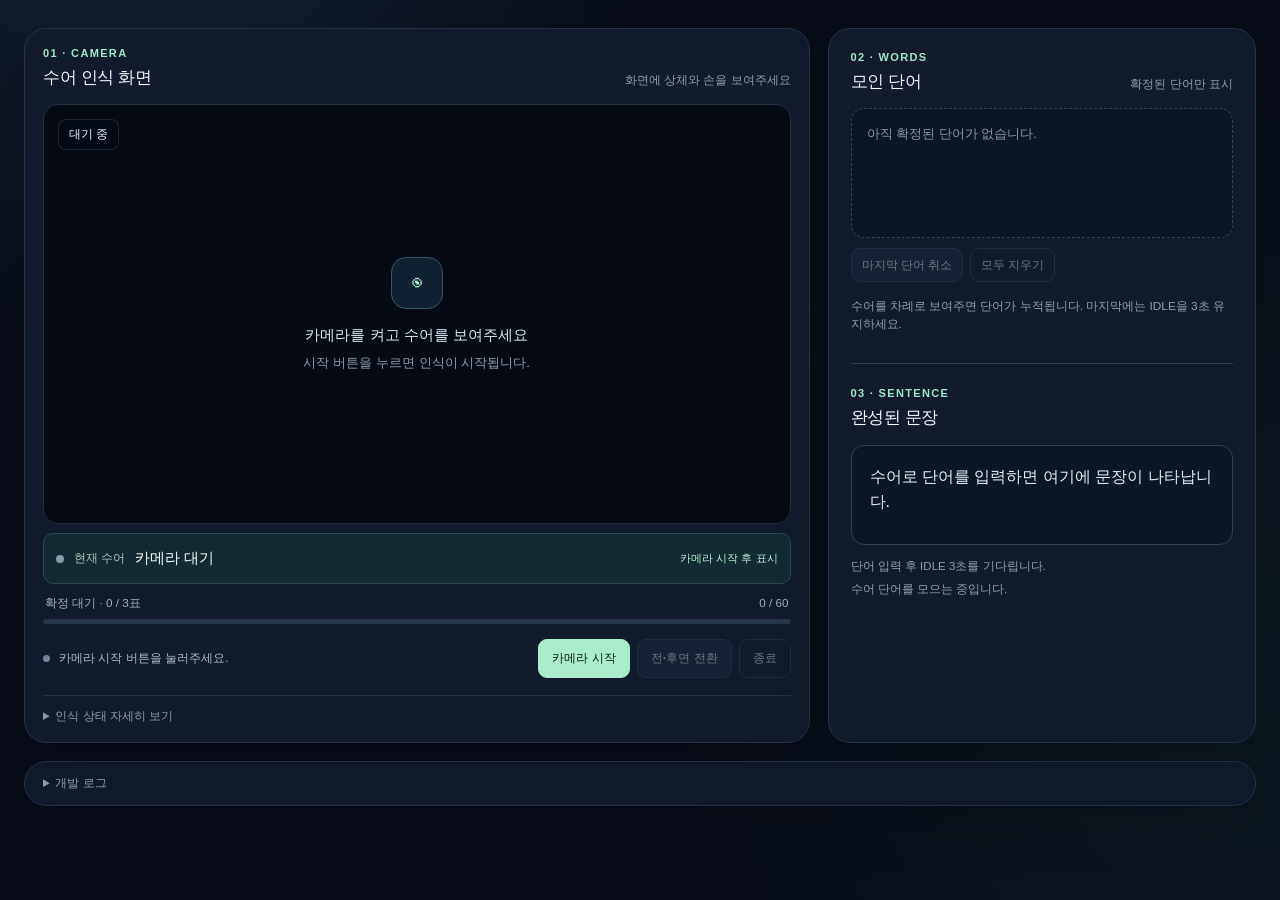
<file: web/index.html>
<!doctype html>
<html lang="ko">
  <head>
    <meta charset="UTF-8" />
    <meta name="viewport" content="width=device-width, initial-scale=1.0" />
    <meta name="theme-color" content="#0a1020" />
    <meta name="description" content="카메라로 수어 단어를 인식하고 문장으로 연결하는 시연" />
    <title>수어 인식 시연</title>
    <link rel="stylesheet" href="./src/style.css?v=demo-ui-2" />
  </head>
  <body>
    <main class="app-shell">
      <div class="demo-grid">
        <section class="camera-card" aria-label="수어 인식 카메라">
          <div class="section-heading">
            <div>
              <p class="eyebrow">01 · CAMERA</p>
              <h2>수어 인식 화면</h2>
            </div>
            <span class="section-hint">화면에 상체와 손을 보여주세요</span>
          </div>

          <div id="cameraStage" class="camera-stage is-empty">
            <video id="camera" autoplay playsinline muted></video>
            <canvas id="landmarkCanvas" aria-hidden="true"></canvas>
            <div id="emptyState" class="empty-state">
              <span class="camera-icon" aria-hidden="true">◉</span>
              <strong>카메라를 켜고 수어를 보여주세요</strong>
              <span>시작 버튼을 누르면 인식이 시작됩니다.</span>
            </div>
            <div class="viewfinder" aria-hidden="true"></div>
            <span id="cameraLabel" class="camera-label">대기 중</span>
          </div>

          <div id="liveReadout" class="live-readout" data-state="waiting" aria-label="현재 수어 예측">
            <span class="readout-indicator" aria-hidden="true"></span>
            <span class="readout-caption">현재 수어</span>
            <strong id="predictionLabel" aria-live="polite">카메라 대기</strong>
            <span id="predictionConfidence" class="prediction-confidence">카메라 시작 후 표시</span>
          </div>
          <div class="recognition-progress">
            <span id="stableState" class="stable-state">확정 대기 · 0 / 3표</span>
            <span id="bufferState">0 / 60</span>
          </div>
          <div class="progress-track" aria-hidden="true">
            <div id="bufferProgress" class="progress-value"></div>
          </div>

          <div class="camera-footer">
            <div class="status-row" aria-live="polite">
              <span id="statusDot" class="status-dot"></span>
              <p id="statusMessage">카메라 시작 버튼을 눌러주세요.</p>
            </div>
            <div class="controls">
              <button id="startButton" class="button button-primary" type="button">카메라 시작</button>
              <button id="switchButton" class="button" type="button" disabled>전·후면 전환</button>
              <button id="stopButton" class="button button-quiet" type="button" disabled>종료</button>
            </div>
          </div>

          <details class="diagnostics">
            <summary>인식 상태 자세히 보기</summary>
            <div class="metrics" aria-label="검출 상태">
              <span>MediaPipe <strong id="modelState">준비 전</strong></span>
              <span>검출 손 <strong id="handCount">0</strong></span>
              <span>상체 Pose <strong id="poseState">미검출</strong></span>
              <span>특징 <strong id="featureState">0 / 146</strong></span>
              <span>처리 속도 <strong id="inferenceFps">0.0 FPS</strong></span>
            </div>
          </details>
        </section>

        <section class="recognized-card" aria-label="인식 결과와 생성 문장">
          <div class="section-heading">
            <div>
              <p class="eyebrow">02 · WORDS</p>
              <h2>모인 단어</h2>
            </div>
            <span class="section-hint">확정된 단어만 표시</span>
          </div>
          <div id="recognizedTokens" class="recognized-tokens" aria-live="polite">
            <span class="token-empty">아직 확정된 단어가 없습니다.</span>
          </div>
          <div class="recognized-actions">
            <button id="undoTokenButton" class="button button-small" type="button" disabled>마지막 단어 취소</button>
            <button id="clearTokensButton" class="button button-small button-quiet" type="button" disabled>모두 지우기</button>
          </div>
          <p class="recognized-help">수어를 차례로 보여주면 단어가 누적됩니다. 마지막에는 IDLE을 3초 유지하세요.</p>

          <div class="sentence-ready-panel" aria-live="polite">
            <p class="eyebrow">03 · SENTENCE</p>
            <h2>완성된 문장</h2>
            <p id="generatedSentence" class="generated-sentence">수어로 단어를 입력하면 여기에 문장이 나타납니다.</p>
            <div class="sentence-status">
              <p id="idleState" class="idle-state">단어 입력 후 IDLE 3초를 기다립니다.</p>
              <p id="generationState" class="generation-state" data-state="collecting">수어 단어를 모으는 중입니다.</p>
            </div>
          </div>
        </section>
      </div>

      <details class="debug-card">
        <summary>개발 로그</summary>
        <div class="debug-toolbar">
          <span>오류 확인과 상태 점검에 사용합니다.</span>
          <button id="clearLogButton" type="button">로그 지우기</button>
        </div>
        <pre id="debugLog" aria-live="polite"></pre>
      </details>
    </main>

    <script src="./public/vendor/tensorflow/tf.min.js"></script>
    <script type="module" src="./src/main.js?v=demo-sequence-1"></script>
  </body>
</html>
</file>
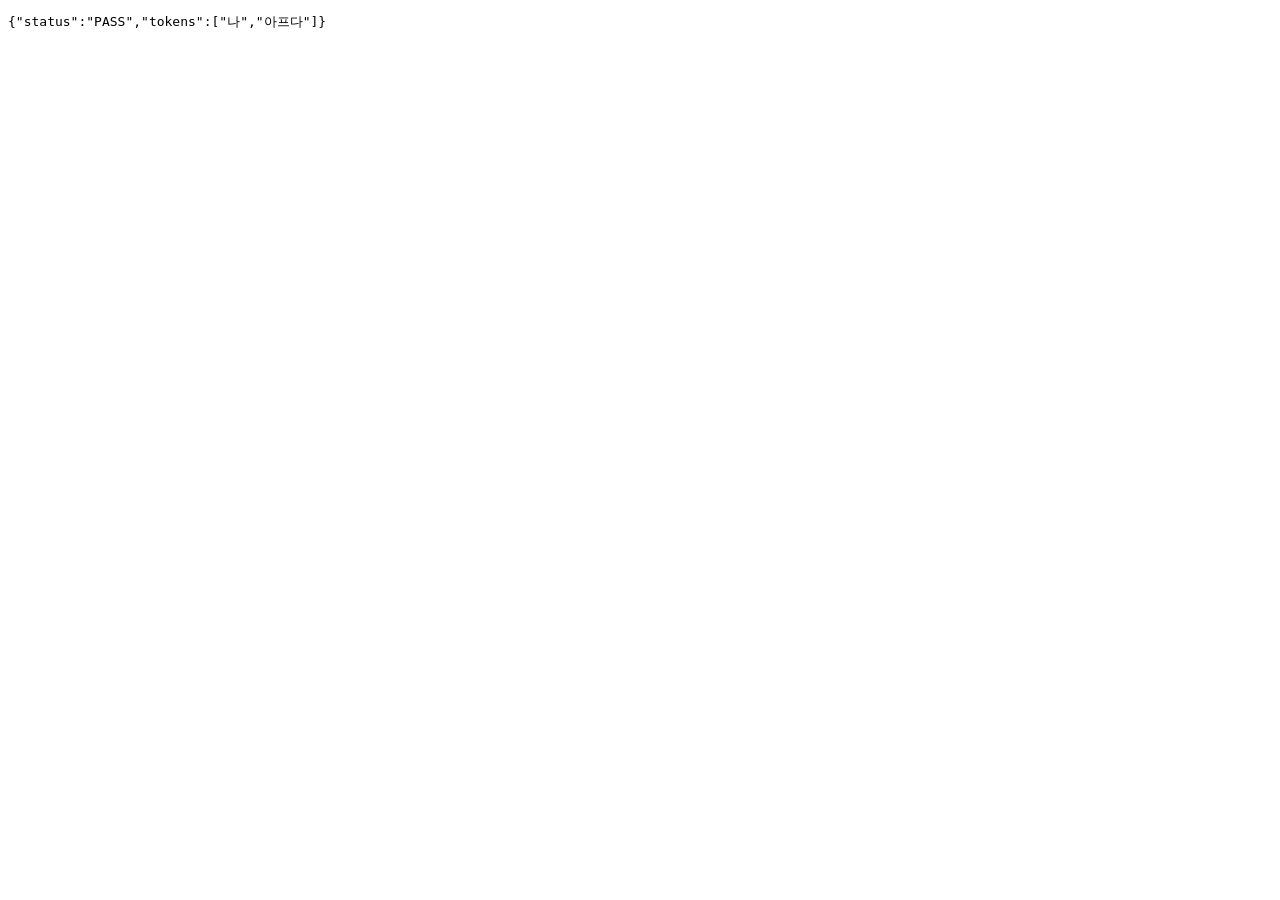
<file: web/recognition_test.html>
<!doctype html>
<html lang="ko">
  <head><meta charset="UTF-8"><title>Recognition stabilizer test</title></head>
  <body>
    <pre id="result">RUNNING</pre>
    <script type="module">
      import { RecognitionStabilizer } from "./src/recognition.js";

      const result = document.querySelector("#result");
      try {
        const recognizer = new RecognitionStabilizer();
        for (let i = 0; i < 5; i += 1) recognizer.push({ label: "나", confidence: 0.9 });
        for (let i = 0; i < 5; i += 1) recognizer.push({ label: "나", confidence: 0.9 });
        if (recognizer.state().tokens.join(",") !== "나") throw new Error("held pose duplicated");

        for (let i = 0; i < 5; i += 1) recognizer.push({ label: "IDLE", confidence: 0.9 });
        for (let i = 0; i < 5; i += 1) recognizer.push({ label: "아프다", confidence: 0.9 });
        for (let i = 0; i < 5; i += 1) recognizer.push({ label: "아프다", confidence: 0.9 });
        const tokens = recognizer.state().tokens;
        if (tokens.join(",") !== "나,아프다") throw new Error(`unexpected tokens: ${tokens}`);

        recognizer.undo();
        if (recognizer.state().tokens.join(",") !== "나") throw new Error("undo failed");
        recognizer.clear();
        if (recognizer.state().tokens.length !== 0) throw new Error("clear failed");

        result.textContent = JSON.stringify({ status: "PASS", tokens: ["나", "아프다"] });
      } catch (error) {
        result.textContent = JSON.stringify({ status: "FAIL", error: error.message });
      }
    </script>
  </body>
</html>
</file>
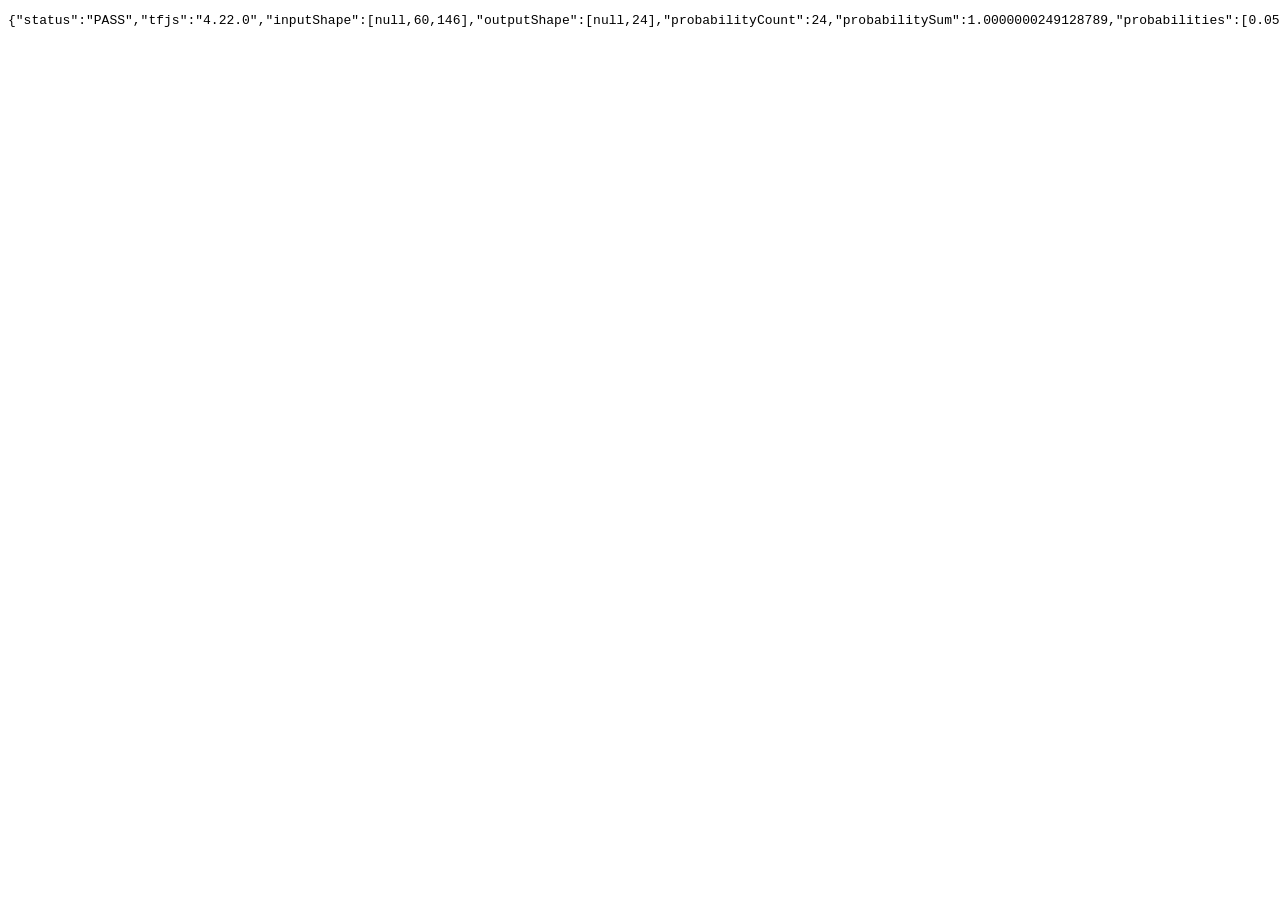
<file: web/dev/model_test.html>
<!doctype html>
<html lang="ko">
  <head><meta charset="UTF-8"><title>TensorFlow.js model test</title></head>
  <body>
    <pre id="result">RUNNING</pre>
    <script src="../public/vendor/tensorflow/tf.min.js"></script>
    <script>
      (async () => {
        const output = document.querySelector("#result");
        try {
          const model = await tf.loadLayersModel("../public/models/word-sign/model.json?v=word-lstm-v10-belly-seed44");
          const probabilities = tf.tidy(() =>
            Array.from(model.predict(tf.zeros([1, 60, 146], "float32")).dataSync())
          );
          output.textContent = JSON.stringify({
            status: "PASS",
            tfjs: tf.version.tfjs,
            inputShape: model.inputs[0].shape,
            outputShape: model.outputs[0].shape,
            probabilityCount: probabilities.length,
            probabilitySum: probabilities.reduce((sum, value) => sum + value, 0),
            probabilities,
          });
        } catch (error) {
          output.textContent = JSON.stringify({ status: "FAIL", error: error.stack || error.message });
        }
      })();
    </script>
  </body>
</html>
</file>
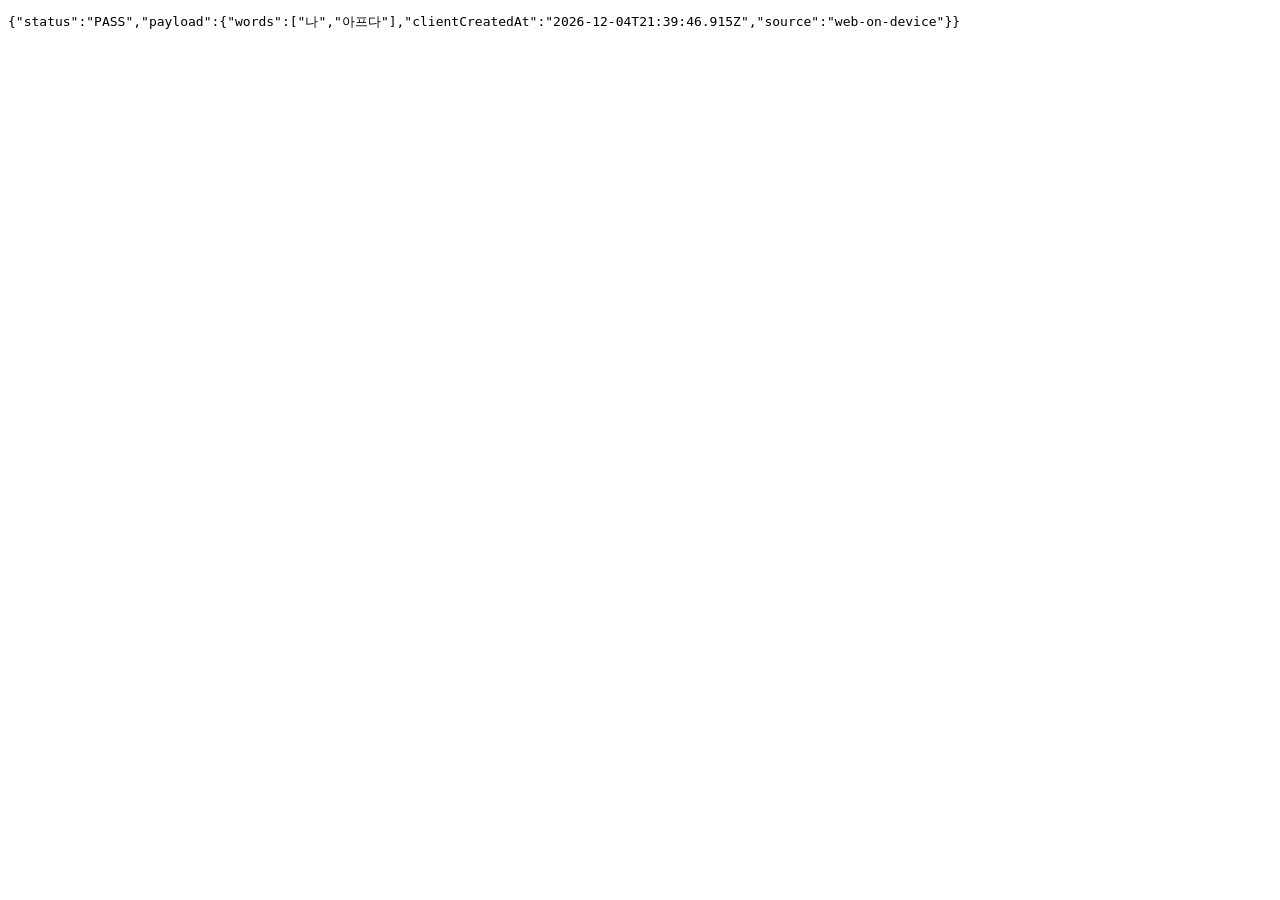
<file: web/dev/recognition_test.html>
<!doctype html>
<html lang="ko">
  <head><meta charset="UTF-8"><title>Recognition stabilizer test</title></head>
  <body>
    <pre id="result">RUNNING</pre>
    <script type="module">
      import { IdleSentenceCollector, RecognitionStabilizer } from "../src/recognition.js";

      const result = document.querySelector("#result");
      try {
        const recognizer = new RecognitionStabilizer();
        for (let i = 0; i < 5; i += 1) recognizer.push({ label: "나", confidence: 0.9 });
        for (let i = 0; i < 5; i += 1) recognizer.push({ label: "나", confidence: 0.9 });
        if (recognizer.state().tokens.join(",") !== "나") throw new Error("held pose duplicated");

        for (let i = 0; i < 5; i += 1) recognizer.push({ label: "IDLE", confidence: 0.9 });
        for (let i = 0; i < 5; i += 1) recognizer.push({ label: "아프다", confidence: 0.9 });
        for (let i = 0; i < 5; i += 1) recognizer.push({ label: "아프다", confidence: 0.9 });
        const tokens = recognizer.state().tokens;
        if (tokens.join(",") !== "나,아프다") throw new Error(`unexpected tokens: ${tokens}`);

        recognizer.undo();
        if (recognizer.state().tokens.join(",") !== "나") throw new Error("undo failed");
        recognizer.clear();
        if (recognizer.state().tokens.length !== 0) throw new Error("clear failed");

        for (let index = 0; index < 13; index += 1) {
          for (let vote = 0; vote < 5; vote += 1) {
            recognizer.push({ label: `단어${index}`, confidence: 0.9 });
          }
          for (let vote = 0; vote < 5; vote += 1) {
            recognizer.push({ label: "IDLE", confidence: 0.9 });
          }
        }
        const longTokens = recognizer.state().tokens;
        if (longTokens.length !== 13 || longTokens[0] !== "단어0") {
          throw new Error("long sentence was truncated");
        }
        recognizer.clear();

        const expectedSentence = ["어제", "기침", "콧물", "열", "가래", "있다"];
        for (const word of expectedSentence) {
          for (let vote = 0; vote < 5; vote += 1) {
            recognizer.push({ label: word, confidence: 0.9 });
          }
          for (let vote = 0; vote < 5; vote += 1) {
            recognizer.push({ label: "IDLE", confidence: 0.9 });
          }
        }
        if (recognizer.state().tokens.join(",") !== expectedSentence.join(",")) {
          throw new Error(`multiword accumulation failed: ${recognizer.state().tokens}`);
        }
        recognizer.clear();

        const collector = new IdleSentenceCollector({ idleDurationMs: 3000 });
        const idleState = { stableLabel: "IDLE", tokens: ["나", "아프다"] };
        if (collector.update(idleState, 1000).ready) throw new Error("idle completed early");
        const counting = collector.update(idleState, 3000);
        if (!counting.active || counting.remainingMs !== 1000) throw new Error("idle countdown failed");
        const cancelled = collector.update({ stableLabel: "나", tokens: ["나", "아프다"] }, 3500);
        if (cancelled.active || cancelled.ready) throw new Error("idle cancellation failed");
        collector.update(idleState, 4000);
        const ready = collector.update(idleState, 7000);
        if (!ready.ready || ready.payload.words.join(",") !== "나,아프다") {
          throw new Error("sentence payload failed");
        }
        if (collector.update({ stableLabel: "IDLE", tokens: [] }, 10000).ready) {
          throw new Error("empty sentence was emitted");
        }

        recognizer.clear();
        recognizer.tokens.push("어제", "기침", "새단어");
        const consumed = recognizer.consumePrefix(["어제", "기침"]);
        if (!consumed.consumed || consumed.tokens.join(",") !== "새단어") {
          throw new Error("sent prefix consumption failed");
        }
        const mismatch = recognizer.consumePrefix(["없는단어"]);
        if (mismatch.consumed || mismatch.tokens.join(",") !== "새단어") {
          throw new Error("mismatched prefix was removed");
        }

        result.textContent = JSON.stringify({ status: "PASS", payload: ready.payload });
      } catch (error) {
        result.textContent = JSON.stringify({ status: "FAIL", error: error.message });
      }
    </script>
  </body>
</html>
</file>
<file: web/src/style.css>
:root {
  color-scheme: dark;
  font-family: Pretendard, -apple-system, BlinkMacSystemFont, "Segoe UI", sans-serif;
  color: #f3f6fb;
  background: #080d18;
  font-synthesis: none;
}

* { box-sizing: border-box; }

body {
  min-width: 320px;
  min-height: 100vh;
  margin: 0;
  background:
    radial-gradient(circle at 12% -18%, rgba(65, 104, 142, 0.25), transparent 33rem),
    radial-gradient(circle at 100% 75%, rgba(55, 128, 110, 0.1), transparent 38rem),
    #080d18;
  overscroll-behavior-y: none;
}

button, video { font: inherit; }
button { -webkit-tap-highlight-color: transparent; }
h1, h2, p { margin-top: 0; }

.app-shell {
  width: min(1320px, calc(100% - 48px));
  margin: 0 auto;
  padding: 28px 0 50px;
}



.eyebrow {
  margin: 0 0 7px;
  color: #9aeac6;
  font-size: 0.69rem;
  font-weight: 800;
  letter-spacing: 0.12em;
}




.demo-grid {
  display: grid;
  grid-template-columns: minmax(0, 1.65fr) minmax(310px, 0.9fr);
  align-items: start;
  gap: 18px;
}

.camera-card, .recognized-card, .debug-card {
  min-width: 0;
  border: 1px solid #263247;
  border-radius: 22px;
  background: #111b2b;
  box-shadow: 0 18px 54px rgba(0, 0, 0, 0.16);
}

.camera-card { padding: 18px; }
.recognized-card { padding: 22px; }
.section-heading {
  display: flex;
  align-items: end;
  justify-content: space-between;
  gap: 12px;
  margin-bottom: 15px;
}
.section-heading h2, .sentence-ready-panel h2 {
  margin: 0;
  font-size: 1.05rem;
  font-weight: 760;
  letter-spacing: -0.02em;
}
.section-hint {
  color: #8f9daf;
  font-size: 0.74rem;
  text-align: right;
}

.camera-stage {
  position: relative;
  overflow: hidden;
  width: 100%;
  aspect-ratio: 16 / 9;
  border: 1px solid #202c40;
  border-radius: 15px;
  background: #040912;
}
.camera-stage video, .camera-stage canvas {
  position: absolute;
  inset: 0;
  width: 100%;
  height: 100%;
  object-fit: cover;
  -webkit-backface-visibility: hidden;
  backface-visibility: hidden;
  transform: translateZ(0);
}
.camera-stage canvas { z-index: 1; pointer-events: none; }
.camera-stage.is-mirrored video, .camera-stage.is-mirrored canvas {
  transform: translateZ(0) scaleX(-1);
}
.camera-stage.is-empty video, .camera-stage.is-empty .viewfinder { visibility: hidden; }
.empty-state {
  position: absolute;
  inset: 0;
  display: grid;
  place-content: center;
  justify-items: center;
  gap: 8px;
  padding: 20px;
  color: #8d9daf;
  text-align: center;
  font-size: 0.84rem;
}
.empty-state[hidden] { display: none; }
.empty-state strong { color: #dce9f3; font-size: 0.95rem; }
.camera-icon {
  display: grid;
  width: 52px;
  height: 52px;
  margin-bottom: 8px;
  place-items: center;
  border: 1px solid #385467;
  border-radius: 15px;
  color: #aaf1cd;
  background: #102131;
  font-size: 1.35rem;
}
.viewfinder {
  position: absolute;
  inset: 8%;
  border: 1px solid rgba(232, 250, 244, 0.17);
  border-radius: 18px;
  pointer-events: none;
}
.camera-label {
  position: absolute;
  z-index: 2;
  top: 14px;
  left: 14px;
  padding: 7px 10px;
  border: 1px solid rgba(255, 255, 255, 0.1);
  border-radius: 8px;
  background: rgba(5, 12, 23, 0.72);
  font-size: 0.72rem;
  font-weight: 740;
}

.live-readout {
  display: grid;
  grid-template-columns: 8px auto minmax(0, 1fr) auto;
  align-items: center;
  gap: 10px;
  min-height: 51px;
  margin-top: 9px;
  padding: 8px 12px;
  border: 1px solid #2a4a4b;
  border-radius: 10px;
  background: #142a32;
}
.readout-indicator {
  flex: 0 0 8px;
  width: 8px;
  height: 8px;
  border-radius: 50%;
  background: #92ecc1;
  box-shadow: 0 0 0 5px rgba(146, 236, 193, 0.1);
}
.live-readout[data-state="waiting"] .readout-indicator {
  background: #8c9ba8;
  box-shadow: none;
}
.live-readout[data-state="confirmed"] { border-color: #6ebc95; }
.readout-caption { color: #acc5ba; font-size: 0.72rem; font-weight: 760; white-space: nowrap; }
#predictionLabel {
  min-width: 0;
  overflow: hidden;
  color: #f4faf6;
  font-size: 0.92rem;
  font-weight: 760;
  text-overflow: ellipsis;
  white-space: nowrap;
}
.prediction-confidence {
  color: #bcf2d3;
  font-size: 0.7rem;
  font-weight: 720;
  white-space: nowrap;
}
.recognition-progress {
  display: flex;
  justify-content: space-between;
  gap: 12px;
  padding: 12px 2px 8px;
  color: #9daebf;
  font-size: 0.73rem;
}
.stable-state { margin: 0; }
.progress-track {
  overflow: hidden;
  height: 5px;
  border-radius: 99px;
  background: #263548;
}
.progress-value {
  width: 0;
  height: 100%;
  border-radius: inherit;
  background: #a3ebc8;
  transition: width 120ms linear;
}
.camera-footer {
  display: flex;
  align-items: center;
  justify-content: space-between;
  flex-wrap: wrap;
  gap: 12px;
  margin-top: 15px;
}
.status-row { display: flex; align-items: center; gap: 9px; min-width: 0; color: #a8b6c6; }
.status-row p { margin: 0; font-size: 0.76rem; }
.status-dot { flex: 0 0 7px; width: 7px; height: 7px; border-radius: 50%; background: #75859b; }
.status-dot[data-state="success"] { background: #85e8b5; }
.status-dot[data-state="loading"] { background: #87b5ff; }
.status-dot[data-state="error"] { background: #fa8799; }
.controls { display: flex; flex-wrap: wrap; gap: 7px; }
.button {
  min-height: 39px;
  padding: 0 13px;
  border: 1px solid #36465c;
  border-radius: 9px;
  color: #e5edf7;
  background: #1d2b3f;
  cursor: pointer;
  font-size: 0.77rem;
  font-weight: 760;
  transition: background 140ms ease, border-color 140ms ease;
}
.button:hover:not(:disabled) { border-color: #7591a4; background: #253950; }
.button:focus-visible, .debug-toolbar button:focus-visible, summary:focus-visible {
  outline: 2px solid #a6f3ce;
  outline-offset: 3px;
}
.button:disabled { cursor: not-allowed; opacity: 0.42; }
.button-primary { border-color: #a9edcc; color: #092015; background: #a9edcc; }
.button-primary:hover:not(:disabled) { background: #c5f8df; }
.button-quiet { background: transparent; }
.button-small { min-height: 34px; padding: 0 10px; font-size: 0.72rem; }
.diagnostics { margin-top: 17px; border-top: 1px solid #263247; padding-top: 13px; }
.diagnostics summary, .debug-card summary { color: #899bab; cursor: pointer; font-size: 0.73rem; }
.metrics { display: flex; flex-wrap: wrap; gap: 8px; padding-top: 13px; }
.metrics span {
  padding: 7px 9px;
  border: 1px solid #2e3b4d;
  border-radius: 7px;
  color: #90a0b1;
  font-size: 0.68rem;
}
.metrics strong { margin-left: 4px; color: #d4e0ec; }

.recognized-card { min-height: 100%; }
.recognized-tokens {
  display: flex;
  align-content: start;
  align-items: start;
  flex-wrap: wrap;
  gap: 8px;
  min-height: 130px;
  padding: 15px;
  border: 1px dashed #35445a;
  border-radius: 13px;
  background: #0c1625;
}
.recognized-token {
  padding: 8px 11px;
  border: 1px solid #3b625b;
  border-radius: 8px;
  color: #d3f5e3;
  background: #1d3c3b;
  font-size: 0.82rem;
  font-weight: 760;
}
.token-empty { color: #8596a9; font-size: 0.8rem; line-height: 1.5; }
.recognized-actions { display: flex; flex-wrap: wrap; gap: 7px; margin-top: 10px; }
.recognized-help { margin: 15px 0 0; color: #8d9daf; font-size: 0.74rem; line-height: 1.55; }
.sentence-ready-panel { margin-top: 29px; padding-top: 23px; border-top: 1px solid #2e3a4d; }
.generated-sentence {
  min-height: 100px;
  max-height: 260px;
  overflow: auto;
  margin: 16px 0 0;
  padding: 18px;
  border: 1px solid #304256;
  border-radius: 13px;
  color: #e4eef6;
  background: #0c1625;
  font-size: 1rem;
  line-height: 1.6;
  overflow-wrap: anywhere;
}
.sentence-status { display: grid; gap: 6px; margin-top: 13px; }
.idle-state, .generation-state { margin: 0; color: #8e9eaf; font-size: 0.72rem; line-height: 1.5; }
.idle-state[data-state="counting"], .generation-state[data-state="idle-countdown"] { color: #f3d086; }
.idle-state[data-state="ready"], .generation-state[data-state="success"] { color: #a8e6bc; }
.idle-state[data-state="connecting"], .idle-state[data-state="processing"],
.generation-state[data-state="connecting"], .generation-state[data-state="processing"] { color: #a6c8f9; }
.idle-state[data-state="error"], .generation-state[data-state="error"] { color: #f6a5b1; }

.debug-card { margin-top: 18px; padding: 14px 18px; }
.debug-toolbar { display: flex; justify-content: space-between; gap: 12px; margin: 12px 0 8px; color: #8a9bae; font-size: 0.72rem; }
.debug-toolbar button { padding: 6px 9px; border: 1px solid #35465b; border-radius: 7px; color: #acbdcd; background: #1c2a3d; cursor: pointer; }
#debugLog { overflow: auto; max-height: 260px; min-height: 110px; margin: 0; padding: 14px; border-radius: 9px; color: #b6e9d2; background: #080d17; font: 12px/1.6 "SFMono-Regular", Consolas, monospace; white-space: pre-wrap; word-break: break-word; }

@media (max-width: 960px) {
  .demo-grid { grid-template-columns: 1fr; }
  .recognized-card { min-height: 0; }
  .recognized-tokens { min-height: 85px; }
}
@media (max-width: 600px) {
  .app-shell { width: calc(100% - 20px); padding: 20px 0 36px; }
  .camera-card, .recognized-card { padding: 12px; border-radius: 17px; }
  .section-hint { display: none; }
  .camera-stage { aspect-ratio: 3 / 4; border-radius: 11px; }
  .live-readout { grid-template-columns: 8px 61px minmax(0, 1fr); gap: 3px 9px; min-height: 54px; padding: 7px 10px; }
  .readout-indicator, .readout-caption { grid-row: 1 / 3; }
  #predictionLabel { grid-column: 3; font-size: 0.86rem; }
  .prediction-confidence { grid-column: 3; grid-row: 2; font-size: 0.67rem; overflow: hidden; text-overflow: ellipsis; }
  .camera-footer { display: block; }
  .status-row { margin-bottom: 12px; }
  .controls { display: grid; grid-template-columns: 1.3fr 1fr 0.7fr; }
  .controls .button { min-width: 0; padding: 0 5px; font-size: 0.7rem; }
  .recognized-actions .button { flex: 1 1 auto; }
}
@media (prefers-reduced-motion: reduce) {
  *, *::before, *::after { transition: none !important; }
}
</file>
